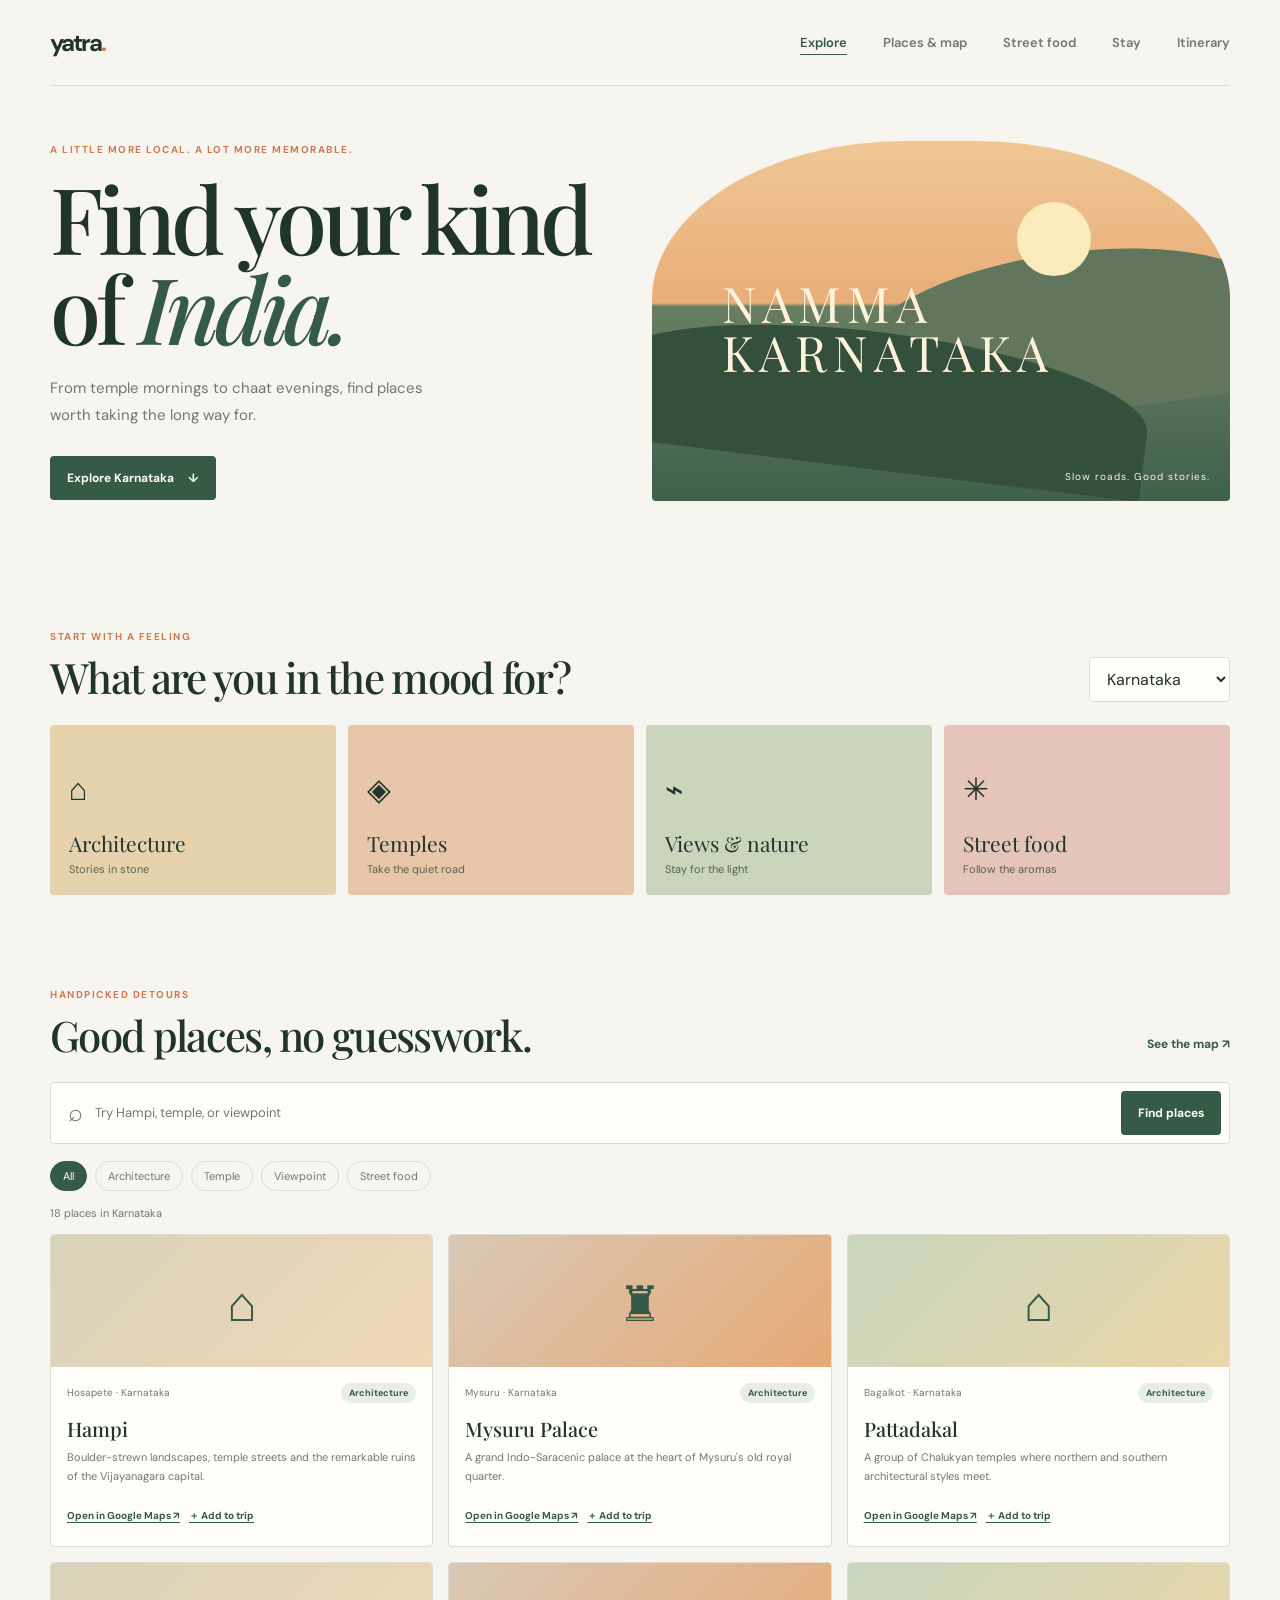
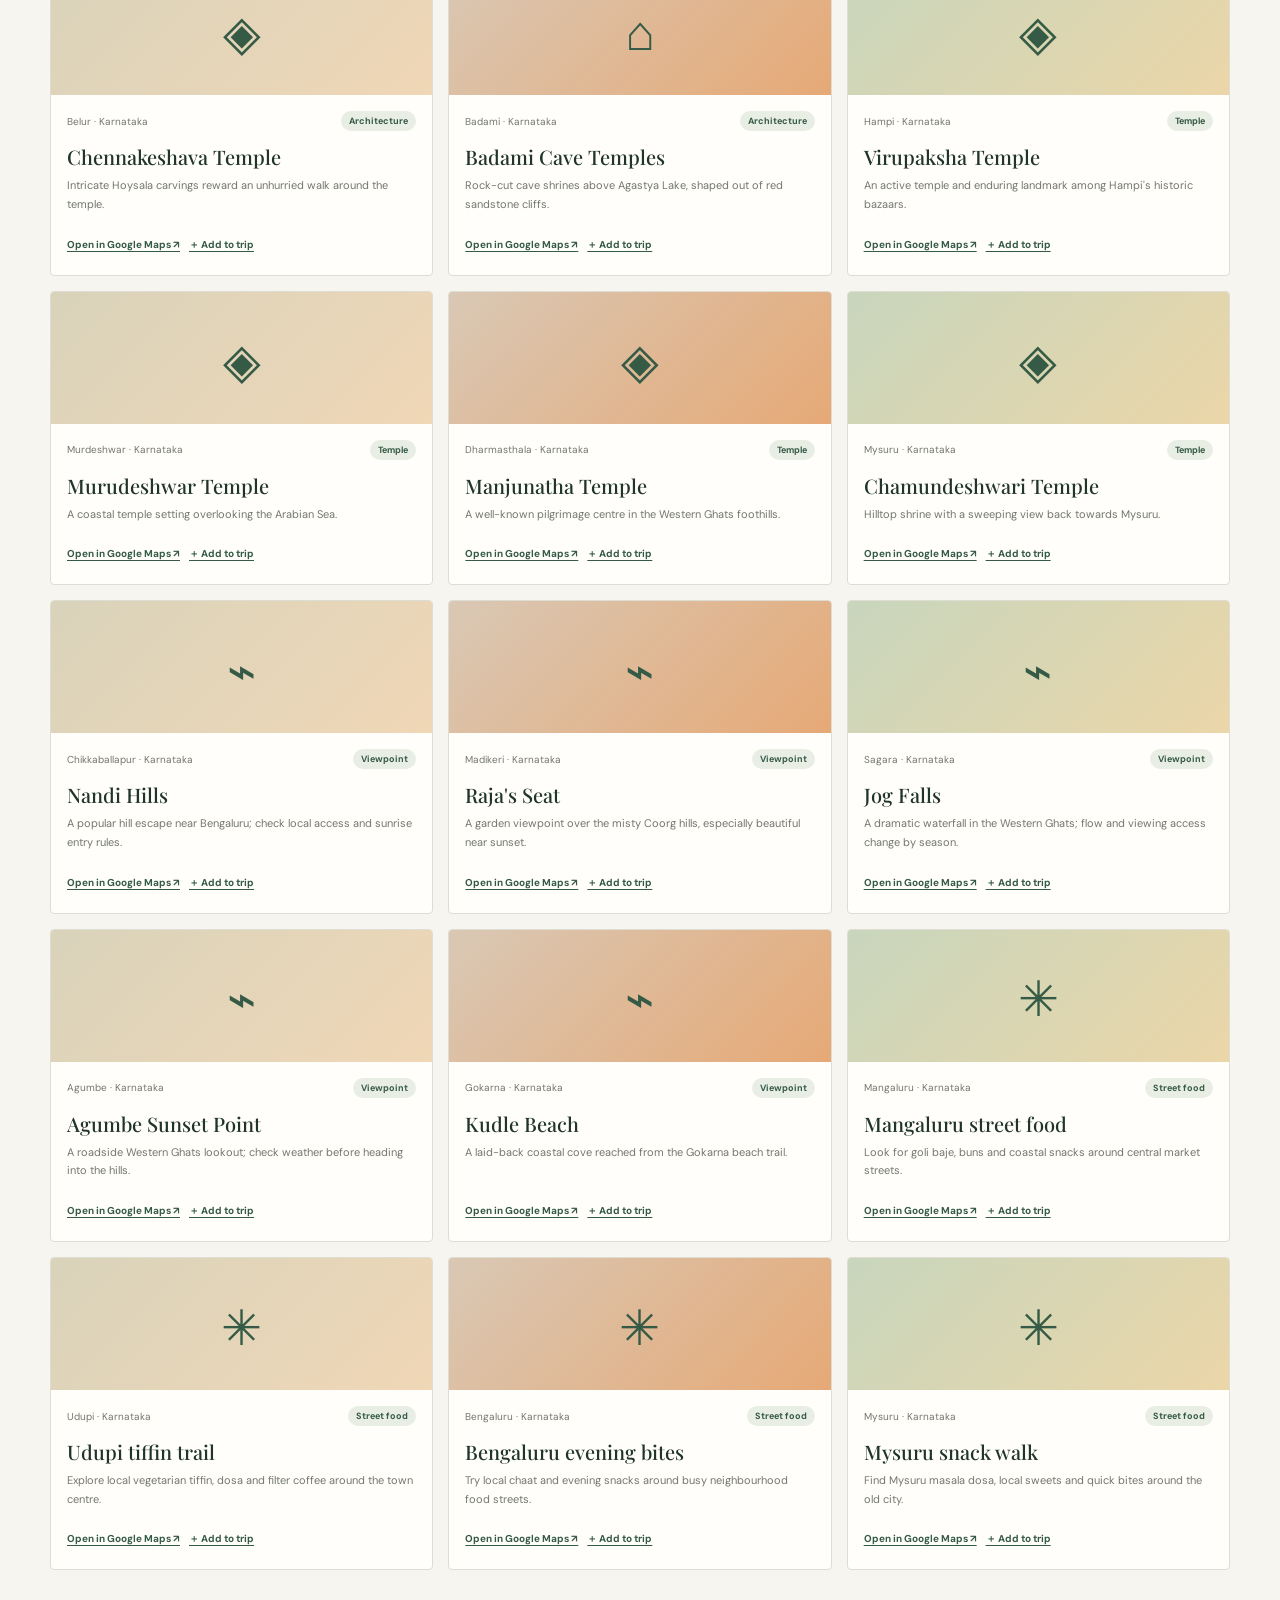
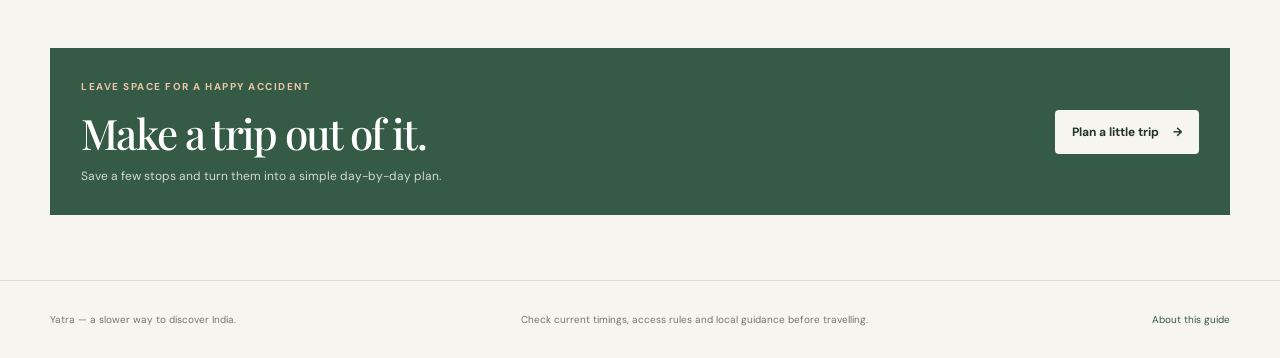
<file: index.html>
<!doctype html>
<html lang="en">
  <head>
    <meta charset="utf-8">
    <meta name="viewport" content="width=device-width, initial-scale=1">
    <meta name="theme-color" content="#f7f5ef">
    <meta name="description" content="Explore Karnataka temples, heritage architecture, scenic viewpoints and local street food.">
    <title>Yatra — Find your kind of India</title>
    <link rel="stylesheet" href="style.css">
    <script defer src="js/data.js"></script>
    <script defer src="js/app.js"></script>
    <script defer src="js/search.js"></script>
  </head>
  <body>
    <header id="site-header"></header>
    <main>
      <section class="hero">
        <div class="hero-copy">
          <p class="eyebrow">A little more local. A lot more memorable.</p>
          <h1>Find your kind<br>of <span>India.</span></h1>
          <p class="hero-lede">From temple mornings to chaat evenings, find places worth taking the long way for.</p>
          <a class="button button-dark" href="#explore">Explore Karnataka <span aria-hidden="true">↓</span></a>
        </div>
        <div class="hero-art" role="img" aria-label="Illustration of the Karnataka landscape, a temple, palms and a sunset">
          <span class="sun"></span>
          <span class="art-label">NAMMA<br>KARNATAKA</span>
          <span class="art-caption">Slow roads. Good stories.</span>
        </div>
      </section>

      <section class="content-section" id="explore">
        <div class="section-heading">
          <div>
            <p class="eyebrow">Start with a feeling</p>
            <h2>What are you in the mood for?</h2>
          </div>
          <label class="select-wrap" for="state-filter">
            <span class="sr-only">Choose a state</span>
            <select id="state-filter">
              <option value="Karnataka">Karnataka</option>
              <option value="Kerala">Kerala</option>
              <option value="Goa">Goa</option>
              <option value="Tamil Nadu">Tamil Nadu</option>
              <option value="Maharashtra">Maharashtra</option>
            </select>
          </label>
        </div>
        <div class="category-grid" aria-label="Browse by category">
          <a class="category-card category-heritage" href="pages/map.html?category=Architecture"><span class="category-symbol">⌂</span><span>Architecture</span><small>Stories in stone</small></a>
          <a class="category-card category-temple" href="pages/map.html?category=Temple"><span class="category-symbol">◈</span><span>Temples</span><small>Take the quiet road</small></a>
          <a class="category-card category-view" href="pages/map.html?category=Viewpoint"><span class="category-symbol">⌁</span><span>Views & nature</span><small>Stay for the light</small></a>
          <a class="category-card category-food" href="pages/foods.html"><span class="category-symbol">✳</span><span>Street food</span><small>Follow the aromas</small></a>
        </div>
      </section>

      <section class="content-section discoveries">
        <div class="section-heading">
          <div><p class="eyebrow">Handpicked detours</p><h2>Good places, no guesswork.</h2></div>
          <a class="text-link" href="pages/map.html">See the map <span aria-hidden="true">↗</span></a>
        </div>
        <form class="search-bar" id="discover-search">
          <span aria-hidden="true">⌕</span>
          <label class="sr-only" for="search-query">Search places, districts, and categories</label>
          <input id="search-query" type="search" placeholder="Try Hampi, temple, or viewpoint">
          <button class="button button-dark" type="submit">Find places</button>
        </form>
        <div class="filter-row" id="category-filters" aria-label="Filter by category"></div>
        <p class="results-note" id="results-count" aria-live="polite"></p>
        <div class="place-grid" id="place-results"></div>
      </section>

      <section class="trip-banner">
        <div><p class="eyebrow">Leave space for a happy accident</p><h2>Make a trip out of it.</h2><p>Save a few stops and turn them into a simple day-by-day plan.</p></div>
        <a class="button button-light" href="pages/itinerary.html">Plan a little trip <span aria-hidden="true">→</span></a>
      </section>
    </main>
    <footer id="site-footer"></footer>
  </body>
</html>
</file>
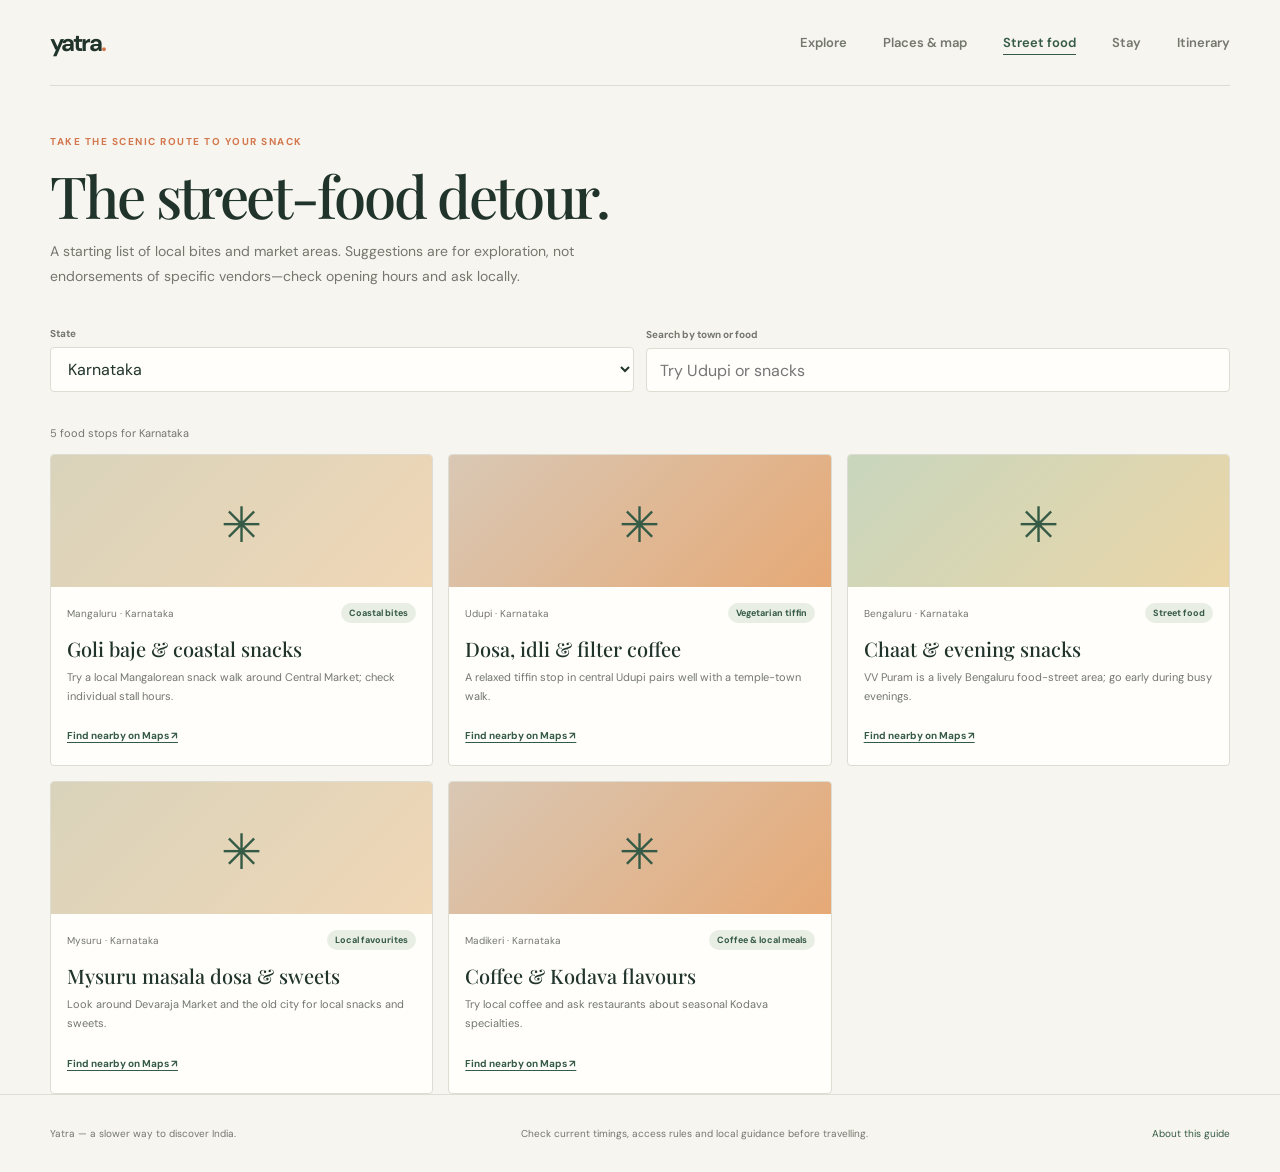
<file: pages/foods.html>
<!doctype html>
<html lang="en">
  <head>
    <meta charset="utf-8"><meta name="viewport" content="width=device-width, initial-scale=1">
    <meta name="description" content="Explore a locally inspired Indian street food guide, starting in Karnataka.">
    <title>Street food — Yatra</title><link rel="stylesheet" href="../style.css">
    <script defer src="../js/data.js"></script><script defer src="../js/app.js"></script><script defer src="../js/food.js"></script>
  </head>
  <body>
    <header id="site-header"></header>
    <main>
      <section class="page-intro"><p class="eyebrow">Take the scenic route to your snack</p><h1 class="page-title">The street-food detour.</h1><p class="page-lede">A starting list of local bites and market areas. Suggestions are for exploration, not endorsements of specific vendors—check opening hours and ask locally.</p></section>
      <section aria-label="Street food suggestions">
        <div class="toolbar">
          <div class="field"><label for="food-state">State</label><select id="food-state"><option>Karnataka</option><option>Kerala</option><option>Goa</option><option>Tamil Nadu</option><option>Maharashtra</option></select></div>
          <div class="field"><label for="food-search">Search by town or food</label><input id="food-search" type="search" placeholder="Try Udupi or snacks"></div>
        </div>
        <p class="results-note" id="food-count" aria-live="polite"></p><div class="place-grid" id="food-results"></div>
      </section>
    </main><footer id="site-footer"></footer>
  </body>
</html>
</file>
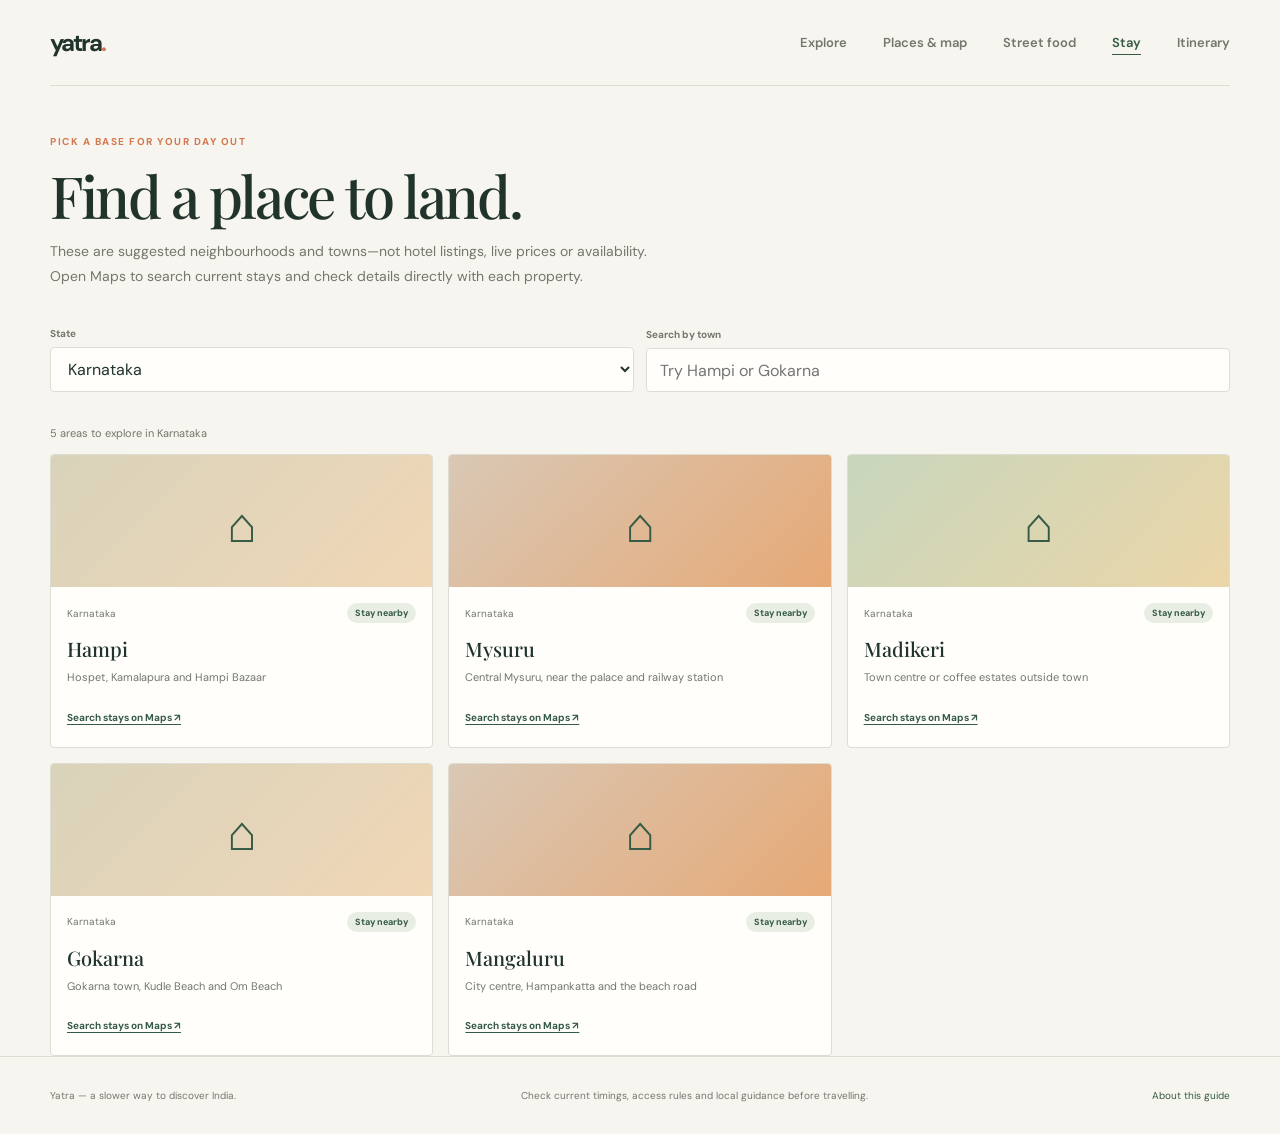
<file: pages/hotels.html>
<!doctype html>
<html lang="en">
  <head>
    <meta charset="utf-8"><meta name="viewport" content="width=device-width, initial-scale=1">
    <meta name="description" content="Find areas to stay near destinations in Karnataka and other Indian states.">
    <title>Places to stay — Yatra</title><link rel="stylesheet" href="../style.css">
    <script defer src="../js/data.js"></script><script defer src="../js/app.js"></script><script defer src="../js/hotels.js"></script>
  </head>
  <body>
    <header id="site-header"></header>
    <main>
      <section class="page-intro"><p class="eyebrow">Pick a base for your day out</p><h1 class="page-title">Find a place to land.</h1><p class="page-lede">These are suggested neighbourhoods and towns—not hotel listings, live prices or availability. Open Maps to search current stays and check details directly with each property.</p></section>
      <section aria-label="Stay-area suggestions">
        <div class="toolbar">
          <div class="field"><label for="hotel-state">State</label><select id="hotel-state"><option>Karnataka</option><option>Kerala</option><option>Goa</option><option>Tamil Nadu</option><option>Maharashtra</option></select></div>
          <div class="field"><label for="hotel-search">Search by town</label><input id="hotel-search" type="search" placeholder="Try Hampi or Gokarna"></div>
        </div>
        <p class="results-note" id="hotel-count" aria-live="polite"></p><div class="place-grid" id="hotel-results"></div>
      </section>
    </main><footer id="site-footer"></footer>
  </body>
</html>
</file>
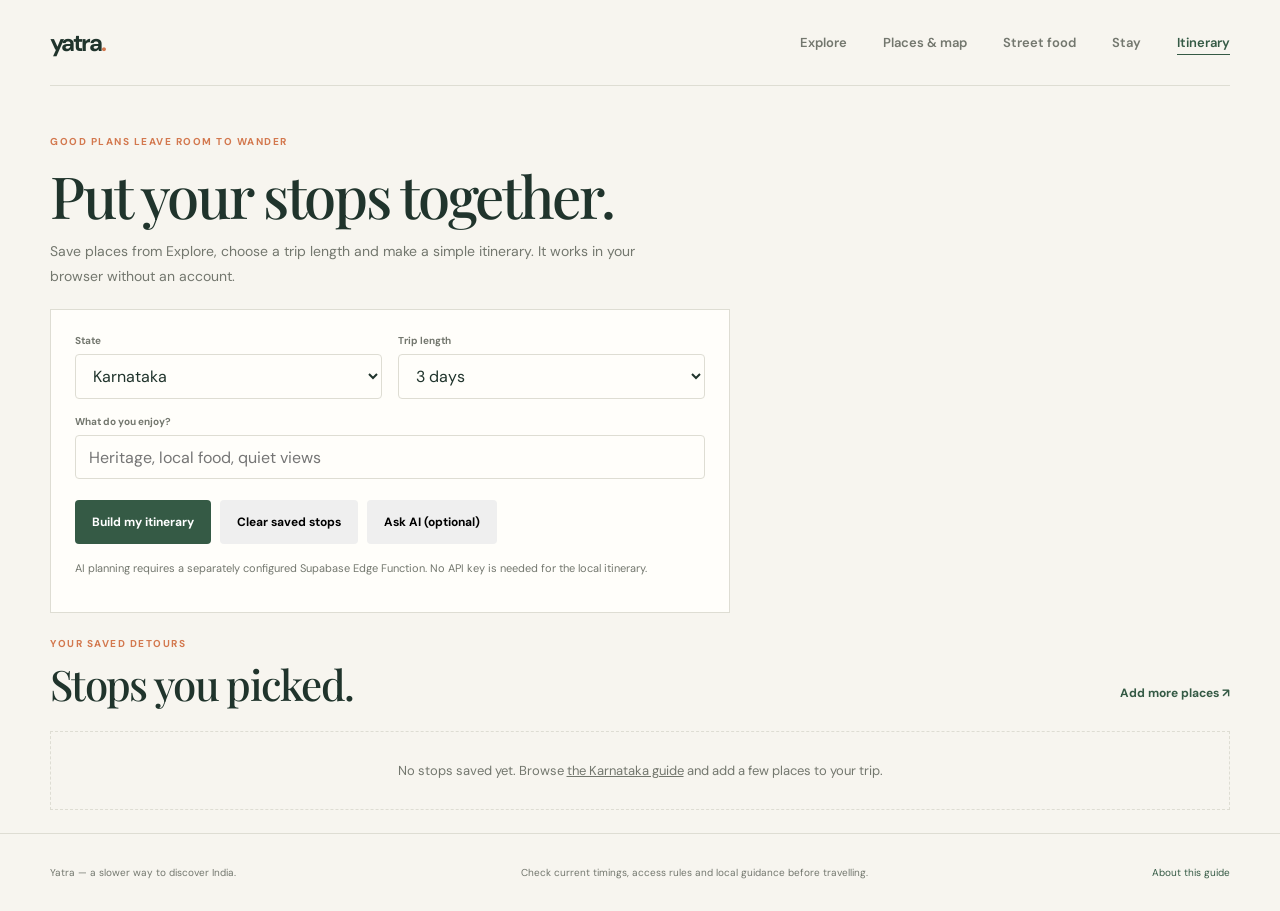
<file: pages/itinerary.html>
<!doctype html>
<html lang="en">
  <head>
    <meta charset="utf-8"><meta name="viewport" content="width=device-width, initial-scale=1">
    <meta name="description" content="Build a simple trip itinerary from your saved Indian travel stops.">
    <title>Plan a trip — Yatra</title><link rel="stylesheet" href="../style.css">
    <script defer src="../js/config.js"></script><script defer src="../js/data.js"></script><script defer src="../js/app.js"></script><script defer src="../js/supabase.js"></script><script defer src="../js/ai.js"></script><script defer src="../js/itinerary.js"></script>
  </head>
  <body>
    <header id="site-header"></header>
    <main>
      <section class="page-intro"><p class="eyebrow">Good plans leave room to wander</p><h1 class="page-title">Put your stops together.</h1><p class="page-lede">Save places from Explore, choose a trip length and make a simple itinerary. It works in your browser without an account.</p></section>
      <section class="form-panel">
        <div class="form-grid">
          <div class="field"><label for="trip-state">State</label><select id="trip-state"><option>Karnataka</option><option>Kerala</option><option>Goa</option><option>Tamil Nadu</option><option>Maharashtra</option></select></div>
          <div class="field"><label for="trip-days">Trip length</label><select id="trip-days"><option value="1">1 day</option><option value="2">2 days</option><option value="3" selected>3 days</option><option value="4">4 days</option><option value="5">5 days</option><option value="7">7 days</option></select></div>
          <div class="field field-full"><label for="trip-interests">What do you enjoy?</label><input id="trip-interests" placeholder="Heritage, local food, quiet views"></div>
        </div>
        <div class="card-actions"><button class="button button-dark" id="build-itinerary" type="button">Build my itinerary</button><button class="button" id="clear-itinerary" type="button">Clear saved stops</button><button class="button" id="ai-itinerary" type="button">Ask AI (optional)</button></div>
        <p class="notice" id="itinerary-notice" aria-live="polite">AI planning requires a separately configured Supabase Edge Function. No API key is needed for the local itinerary.</p>
      </section>
      <section class="saved-list" aria-label="Saved places"><div class="section-heading"><div><p class="eyebrow">Your saved detours</p><h2>Stops you picked.</h2></div><a class="text-link" href="../index.html#explore">Add more places ↗</a></div><div id="saved-places"></div></section>
      <section class="itinerary-output" id="itinerary-output" aria-live="polite"></section>
    </main><footer id="site-footer"></footer>
  </body>
</html>
</file>
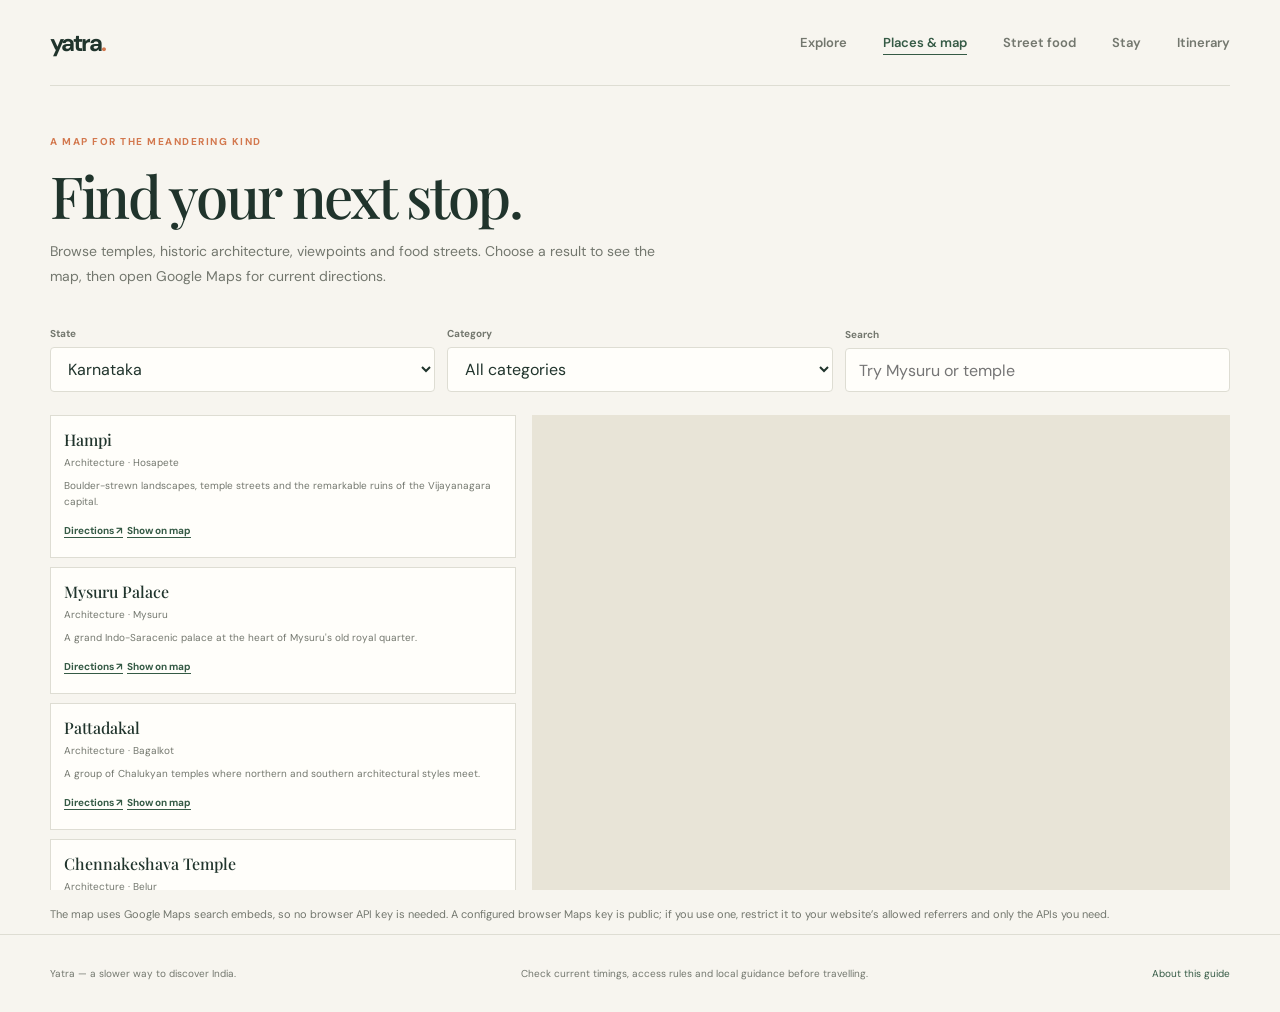
<file: pages/map.html>
<!doctype html>
<html lang="en">
  <head>
    <meta charset="utf-8"><meta name="viewport" content="width=device-width, initial-scale=1">
    <meta name="description" content="Explore temples, heritage architecture, viewpoints and local spots on a map.">
    <title>Explore places — Yatra</title><link rel="stylesheet" href="../style.css">
    <script defer src="../js/data.js"></script><script defer src="../js/app.js"></script><script defer src="../js/maps.js"></script>
  </head>
  <body>
    <header id="site-header"></header>
    <main>
      <section class="page-intro"><p class="eyebrow">A map for the meandering kind</p><h1 class="page-title">Find your next stop.</h1><p class="page-lede">Browse temples, historic architecture, viewpoints and food streets. Choose a result to see the map, then open Google Maps for current directions.</p></section>
      <section aria-label="Explore the map">
        <div class="toolbar">
          <div class="field"><label for="map-state">State</label><select id="map-state"><option>Karnataka</option><option>Kerala</option><option>Goa</option><option>Tamil Nadu</option><option>Maharashtra</option></select></div>
          <div class="field"><label for="map-category">Category</label><select id="map-category"><option value="">All categories</option><option>Architecture</option><option>Temple</option><option>Viewpoint</option><option>Street food</option></select></div>
          <div class="field"><label for="map-search">Search</label><input id="map-search" type="search" placeholder="Try Mysuru or temple"></div>
        </div>
        <div class="map-layout">
          <div class="map-results" id="map-results" aria-live="polite"></div>
          <div class="map-frame-wrap"><iframe class="map-frame" id="destination-map" title="Map of selected travel places" loading="lazy" referrerpolicy="no-referrer-when-downgrade"></iframe><div class="map-fallback">Choose a place from the list to show its map.</div></div>
        </div>
        <p class="notice">The map uses Google Maps search embeds, so no browser API key is needed. A configured browser Maps key is public; if you use one, restrict it to your website’s allowed referrers and only the APIs you need.</p>
      </section>
    </main><footer id="site-footer"></footer>
  </body>
</html>
</file>
<file: style.css>
@import url("https://fonts.googleapis.com/css2?family=DM+Sans:wght@400;500;600;700&family=Playfair+Display:wght@500;600;700&display=swap");

:root {
  color-scheme: light;
  --paper: #f7f5ef;
  --white: #fffefa;
  --ink: #20342c;
  --muted: #73776e;
  --green: #355a45;
  --line: #deddd3;
  --orange: #d3784e;
  --serif: "Playfair Display", Georgia, serif;
  --sans: "DM Sans", "Segoe UI", sans-serif;
}

* { box-sizing: border-box; }
html { scroll-behavior: smooth; }
body { margin: 0; min-height: 100vh; background: var(--paper); color: var(--ink); font-family: var(--sans); }
a { color: inherit; }
button, input, select, textarea { font: inherit; }
button, select { cursor: pointer; }
img, svg { display: block; max-width: 100%; }
.sr-only { position: absolute; width: 1px; height: 1px; padding: 0; margin: -1px; overflow: hidden; clip: rect(0, 0, 0, 0); white-space: nowrap; border: 0; }
.site-header { width: min(1180px, calc(100% - 48px)); margin: auto; min-height: 86px; display: flex; align-items: center; justify-content: space-between; gap: 24px; border-bottom: 1px solid var(--line); }
.brand { text-decoration: none; font-size: 24px; font-weight: 700; letter-spacing: -.08em; }
.brand-mark { color: var(--orange); }
.nav-links { display: flex; align-items: center; gap: clamp(16px, 3vw, 36px); }
.nav-links a { text-decoration: none; color: var(--muted); font-size: 13px; font-weight: 600; }
.nav-links a:hover, .nav-links a[aria-current="page"] { color: var(--green); }
.nav-links a[aria-current="page"] { text-decoration: underline; text-underline-offset: 7px; }
.menu-toggle { display: none; padding: 10px 12px; border: 1px solid var(--line); border-radius: 999px; background: var(--white); color: var(--ink); }
main { width: min(1180px, calc(100% - 48px)); margin: auto; }
.hero { min-height: 488px; display: grid; grid-template-columns: 1fr 1.05fr; align-items: center; gap: 52px; padding: 38px 0 56px; }
.hero-copy { padding: 18px 0; }
.eyebrow { margin: 0 0 14px; color: var(--orange); font-size: 10px; font-weight: 700; letter-spacing: .15em; line-height: 1.6; text-transform: uppercase; }
h1, h2, h3, p { overflow-wrap: anywhere; }
h1, h2, .page-title { font-family: var(--serif); font-weight: 500; }
h1 { margin: 0; font-size: clamp(58px, 7.4vw, 92px); letter-spacing: -.055em; line-height: .98; }
h1 span { color: var(--green); font-style: italic; }
.hero-lede { max-width: 400px; margin: 23px 0 27px; color: var(--muted); font-size: 15px; line-height: 1.8; }
.button { display: inline-flex; min-height: 44px; align-items: center; justify-content: center; gap: 14px; border: 0; border-radius: 4px; padding: 11px 17px; text-decoration: none; font-size: 12px; font-weight: 700; transition: transform .18s ease, background .18s ease; }
.button:hover { transform: translateY(-2px); }
.button-dark { background: var(--green); color: white; }
.button-dark:hover { background: var(--ink); }
.button-light { background: var(--paper); color: var(--ink); }
.button-light:hover { background: white; }
.hero-art { position: relative; min-height: 360px; overflow: hidden; border-radius: 44% 44% 4px 4px; background: linear-gradient(180deg,#efc795 0%,#e9ad78 45%,#687e62 46%,#3f604a 100%); }
.hero-art::before { position: absolute; right: -9%; bottom: 24%; width: 74%; height: 45%; border-radius: 50% 50% 0 0; background: #61765c; content: ""; transform: rotate(-8deg); }
.hero-art::after { position: absolute; left: -9%; bottom: 9%; width: 95%; height: 38%; border-radius: 50% 50% 0 0; background: #344f3c; content: ""; transform: rotate(7deg); }
.sun { position: absolute; top: 17%; right: 24%; width: 74px; aspect-ratio: 1; border-radius: 50%; background: #fbebbd; }
.art-label { position: absolute; z-index: 1; top: 38%; left: 12%; color: #fff3da; font-family: var(--serif); font-size: clamp(30px, 4vw, 49px); letter-spacing: .12em; line-height: 1; }
.art-caption { position: absolute; z-index: 2; right: 20px; bottom: 18px; color: #f7f5ef; font-size: 10px; letter-spacing: .1em; }
.content-section { padding: 55px 0 52px; }
.section-heading { display: flex; align-items: end; justify-content: space-between; gap: 20px; margin-bottom: 23px; }
.section-heading h2, .trip-banner h2 { margin: 0; font-size: clamp(28px, 4vw, 42px); letter-spacing: -.04em; line-height: 1.15; }
.section-heading .eyebrow { margin-bottom: 8px; }
.select-wrap select, .field select, .field input, .field textarea { min-height: 44px; border: 1px solid var(--line); border-radius: 4px; padding: 10px 13px; background: var(--white); color: var(--ink); }
.category-grid { display: grid; grid-template-columns: repeat(4, 1fr); gap: 12px; }
.category-card { min-height: 170px; display: flex; flex-direction: column; justify-content: end; gap: 5px; padding: 19px; border-radius: 4px; text-decoration: none; transition: transform .18s ease; }
.category-card:hover { transform: translateY(-4px); }
.category-card > span:not(.category-symbol) { font-family: var(--serif); font-size: 21px; }
.category-card small { color: #20342cb3; font-size: 11px; }
.category-symbol { display: block; margin-bottom: 16px; font-family: var(--serif); font-size: 31px; }
.category-heritage { background: #e6d3ad; }
.category-temple { background: #e7c6a9; }
.category-view { background: #cad5bc; }
.category-food { background: #e5c4ba; }
.discoveries { padding-top: 40px; }
.text-link { padding: 7px 0; color: var(--green); font-size: 12px; font-weight: 700; text-decoration: none; }
.search-bar { display: flex; align-items: center; gap: 10px; padding: 8px; border: 1px solid var(--line); border-radius: 4px; background: var(--white); }
.search-bar > span { padding-left: 9px; color: var(--muted); font-size: 25px; }
.search-bar input { min-width: 0; flex: 1; border: 0; outline: 0; background: transparent; color: var(--ink); font-size: 13px; }
.filter-row { display: flex; flex-wrap: wrap; gap: 8px; padding: 17px 0 4px; }
.filter-chip { border: 1px solid var(--line); border-radius: 999px; padding: 7px 12px; background: transparent; color: var(--muted); font-size: 11px; }
.filter-chip[aria-pressed="true"], .filter-chip:hover { border-color: var(--green); background: var(--green); color: white; }
.results-note { min-height: 17px; color: var(--muted); font-size: 11px; }
.place-grid { display: grid; grid-template-columns: repeat(3, 1fr); gap: 15px; }
.place-card { min-width: 0; display: flex; flex-direction: column; overflow: hidden; border: 1px solid var(--line); border-radius: 4px; background: var(--white); }
.place-art { min-height: 132px; display: flex; align-items: center; justify-content: center; background: linear-gradient(135deg,#d9d3bb,#f0d7b6); color: #355a45; font-family: var(--serif); font-size: 49px; }
.place-card:nth-child(3n+2) .place-art { background: linear-gradient(135deg,#d9c8b5,#e6a976); }
.place-card:nth-child(3n) .place-art { background: linear-gradient(135deg,#c8d6bd,#ebd6a8); }
.place-body { flex: 1; display: flex; flex-direction: column; padding: 16px; }
.place-meta { display: flex; align-items: center; justify-content: space-between; gap: 8px; color: var(--muted); font-size: 10px; }
.tag { border-radius: 999px; padding: 4px 8px; background: #e9eee5; color: var(--green); font-size: 9px; font-weight: 700; }
.place-body h3 { margin: 12px 0 6px; font-family: var(--serif); font-size: 20px; font-weight: 500; }
.place-body p { margin: 0 0 13px; color: var(--muted); font-size: 11px; line-height: 1.7; }
.card-actions { display: flex; flex-wrap: wrap; gap: 9px; margin-top: auto; padding-top: 4px; }
.card-action { border: 0; padding: 7px 0; background: transparent; color: var(--green); font-size: 10px; font-weight: 700; text-decoration: underline; text-underline-offset: 3px; }
.empty-state { grid-column: 1 / -1; padding: 30px 15px; border: 1px dashed var(--line); color: var(--muted); text-align: center; font-size: 13px; }
.trip-banner { display: flex; align-items: center; justify-content: space-between; gap: 24px; margin: 26px 0 65px; padding: 31px; background: var(--green); color: white; }
.trip-banner .eyebrow { color: #e7c6a9; }
.trip-banner p:last-child { margin: 10px 0 0; color: #ffffffc4; font-size: 12px; }
#site-footer { border-top: 1px solid var(--line); }
.footer-inner { width: min(1180px, calc(100% - 48px)); min-height: 77px; display: flex; align-items: center; justify-content: space-between; gap: 18px; margin: auto; color: var(--muted); font-size: 10px; }
.footer-inner a { color: var(--green); text-decoration: none; }
.page-intro { padding: 48px 0 20px; }
.page-title { margin: 0; font-size: clamp(38px, 5vw, 58px); letter-spacing: -.04em; line-height: 1.08; }
.page-lede { max-width: 620px; margin: 12px 0 0; color: var(--muted); font-size: 14px; line-height: 1.8; }
.toolbar { display: flex; align-items: end; flex-wrap: wrap; gap: 12px; padding: 18px 0 23px; }
.toolbar .field { flex: 1 1 185px; }
.field { display: flex; flex-direction: column; gap: 7px; }
.field label { color: var(--muted); font-size: 10px; font-weight: 700; }
.field input, .field select, .field textarea { width: 100%; }
.map-layout { display: grid; grid-template-columns: .8fr 1.2fr; gap: 16px; align-items: stretch; }
.map-results { display: flex; max-height: 475px; flex-direction: column; gap: 9px; overflow: auto; }
.map-result { padding: 13px; border: 1px solid var(--line); background: var(--white); }
.map-result h3 { margin: 0 0 5px; font-family: var(--serif); font-size: 16px; font-weight: 500; }
.map-result p { margin: 0 0 7px; color: var(--muted); font-size: 10px; line-height: 1.6; }
.map-frame { min-height: 400px; width: 100%; border: 0; background: #e8e4d7; }
.map-frame-wrap { position: relative; min-height: 400px; overflow: hidden; background: #e8e4d7; }
.map-fallback { position: absolute; inset: 0; display: grid; place-items: center; padding: 20px; text-align: center; color: var(--muted); font-size: 12px; }
.map-frame-wrap.has-map .map-fallback { display: none; }
.form-panel { max-width: 680px; padding: 24px; border: 1px solid var(--line); background: var(--white); }
.form-grid { display: grid; grid-template-columns: 1fr 1fr; gap: 16px; }
.form-grid .field-full { grid-column: 1 / -1; }
.form-panel .button { margin-top: 17px; }
.saved-list, .itinerary-output { margin-top: 23px; }
.saved-item { display: flex; align-items: center; justify-content: space-between; gap: 16px; padding: 12px 0; border-bottom: 1px solid var(--line); }
.saved-item strong { font-family: var(--serif); font-size: 15px; font-weight: 500; }
.saved-item small { color: var(--muted); }
.itinerary-day { margin-top: 13px; padding: 17px; border-left: 2px solid var(--orange); background: var(--white); }
.itinerary-day h3 { margin: 0 0 5px; font-family: var(--serif); font-size: 18px; font-weight: 500; }
.itinerary-day p { margin: 0; color: var(--muted); font-size: 12px; line-height: 1.7; }
.notice { margin-top: 15px; color: var(--muted); font-size: 11px; line-height: 1.65; }

@media (max-width: 820px) {
  .hero { grid-template-columns: 1fr 1fr; gap: 25px; min-height: 410px; }
  .hero-art { min-height: 300px; }
  .category-grid { grid-template-columns: repeat(2, 1fr); }
  .place-grid { grid-template-columns: repeat(2, 1fr); }
}
@media (max-width: 600px) {
  .site-header, main { width: min(100% - 32px, 480px); }
  .site-header { min-height: 70px; }
  .menu-toggle { display: inline-flex; }
  .nav-links { position: absolute; z-index: 5; top: 62px; right: 16px; left: 16px; display: none; flex-direction: column; align-items: stretch; gap: 0; padding: 8px 16px; border: 1px solid var(--line); background: var(--white); box-shadow: 0 12px 30px #20342c12; }
  .nav-links.is-open { display: flex; }
  .nav-links a { padding: 13px 0; border-bottom: 1px solid var(--line); }
  .nav-links a:last-child { border-bottom: 0; }
  .hero { grid-template-columns: 1fr; gap: 23px; padding: 31px 0 20px; }
  h1 { font-size: clamp(58px, 18vw, 78px); }
  .hero-art { min-height: 255px; border-radius: 45% 45% 4px 4px; }
  .sun { width: 55px; }
  .art-label { font-size: 39px; }
  .content-section { padding: 42px 0; }
  .section-heading { align-items: start; flex-direction: column; }
  .category-grid { gap: 8px; }
  .category-card { min-height: 143px; padding: 14px; }
  .category-card > span:not(.category-symbol) { font-size: 18px; }
  .category-symbol { margin-bottom: 11px; }
  .search-bar { flex-wrap: wrap; }
  .search-bar input { flex-basis: calc(100% - 55px); }
  .search-bar .button { flex: 1; }
  .place-grid { grid-template-columns: 1fr; }
  .place-art { min-height: 145px; }
  .trip-banner { align-items: start; flex-direction: column; margin-bottom: 42px; padding: 23px; }
  .footer-inner { width: calc(100% - 32px); align-items: start; flex-direction: column; justify-content: center; padding: 17px 0; }
  .toolbar { align-items: stretch; flex-direction: column; }
  .map-layout { grid-template-columns: 1fr; }
  .map-results { max-height: 240px; }
  .map-frame-wrap, .map-frame { min-height: 310px; }
  .form-grid { grid-template-columns: 1fr; }
  .form-grid .field-full { grid-column: auto; }
}

@media (prefers-reduced-motion: reduce) {
  *, *::before, *::after { scroll-behavior: auto !important; transition-duration: .01ms !important; }
}
</file>
